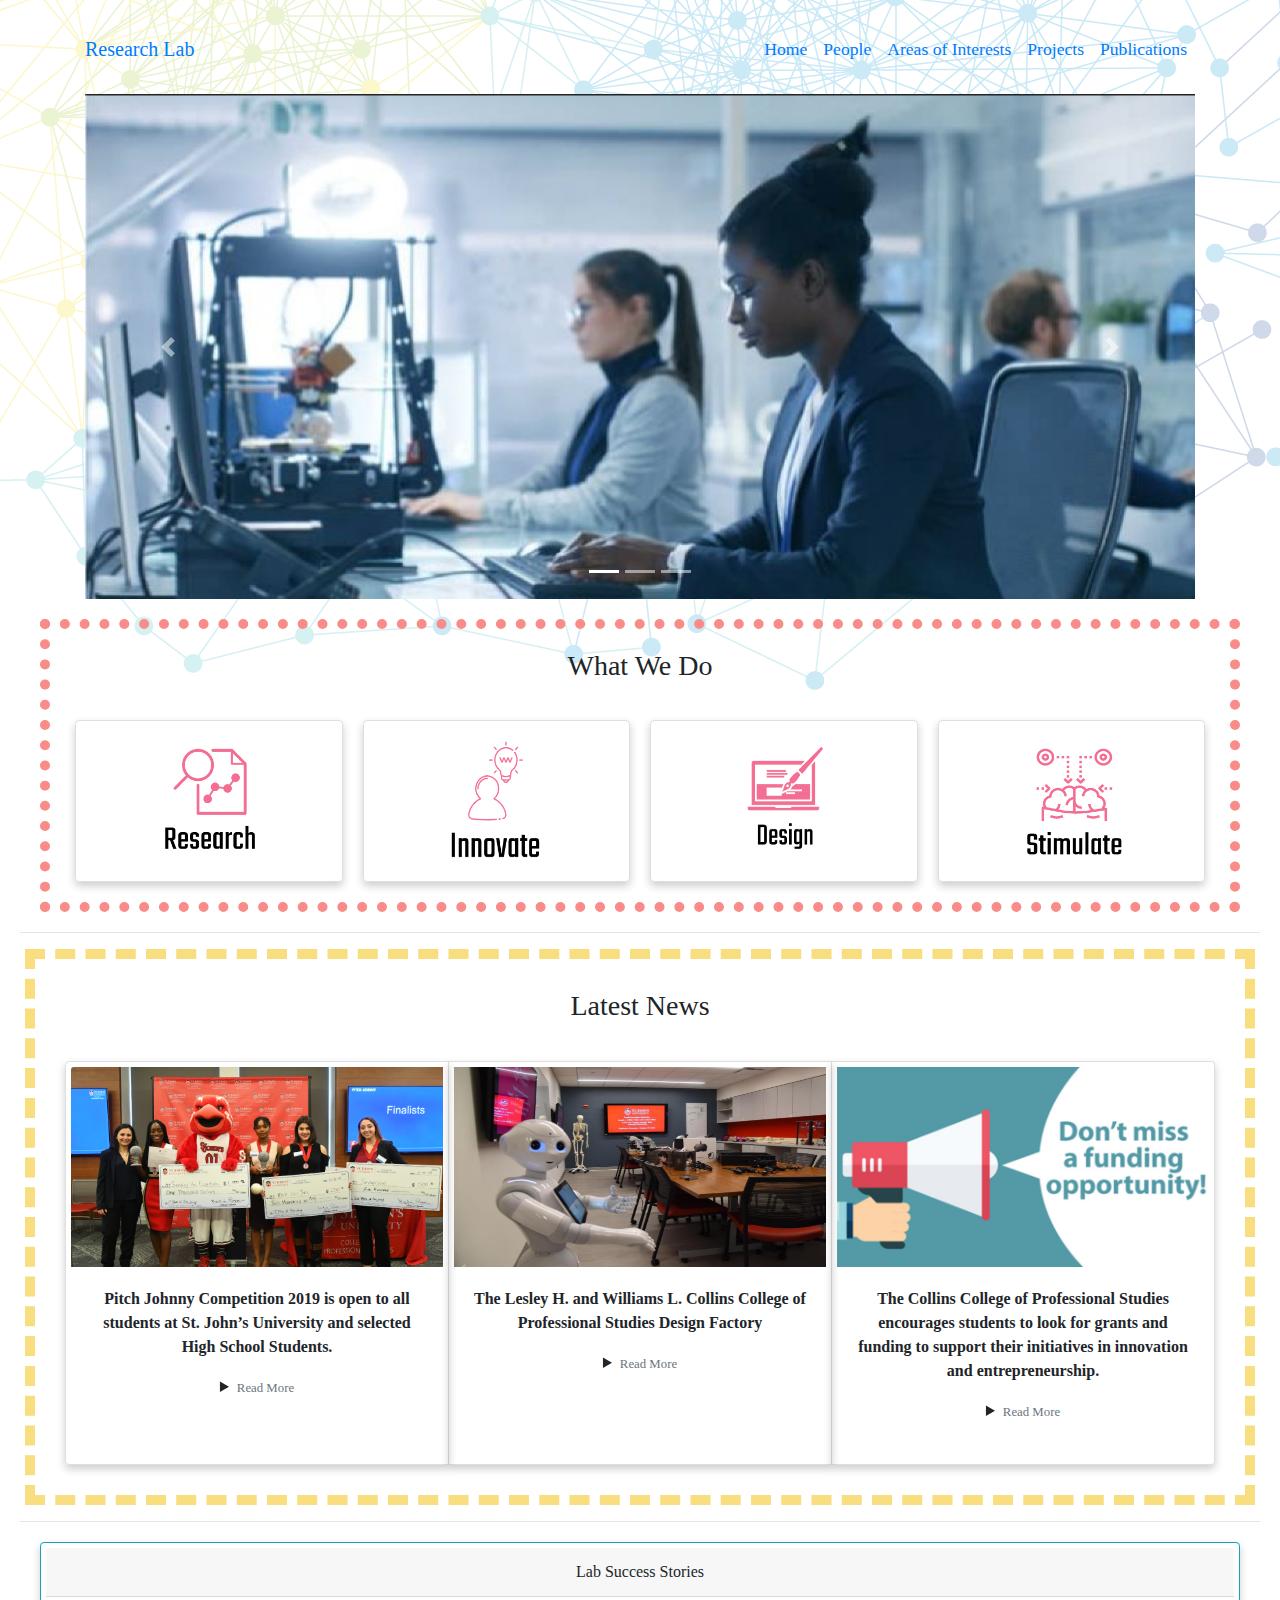
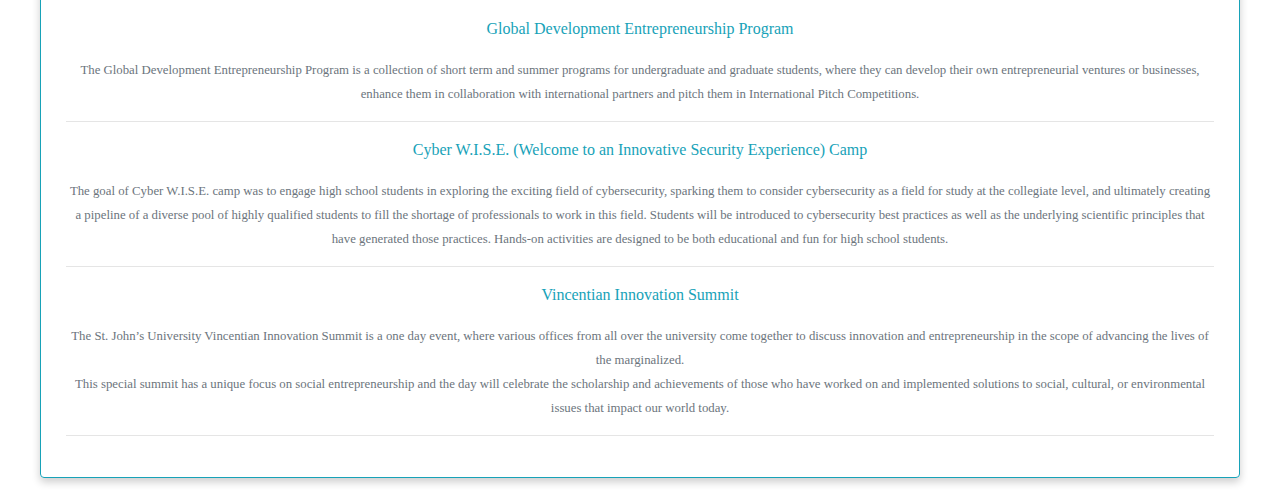
<file: index.html>
<!DOCTYPE html>
<html>
  <head>
    <meta charset="utf-8">
    <meta name="viewport" content="width=device-width, initial-scale=1">
    <link rel="stylesheet" href="https://maxcdn.bootstrapcdn.com/bootstrap/4.3.1/css/bootstrap.min.css">
    <link rel="stylesheet" href="stylesheet.css"/>
    <script src="https://ajax.googleapis.com/ajax/libs/jquery/3.4.1/jquery.min.js"></script>
    <script src="https://cdnjs.cloudflare.com/ajax/libs/popper.js/1.14.7/umd/popper.min.js"></script>
    <script src="https://maxcdn.bootstrapcdn.com/bootstrap/4.3.1/js/bootstrap.min.js"></script>
  </head>

  <body>

    <nav class="navbar navbar-expand-sm">
      <div class="container">
        <a class="navbar-brand" href=index.html>Research Lab</a>
              <ul class="navbar-nav">
                <li class="nav-item active">
                  <a class="nav-link" href="index.html">Home
                    <span class="sr-only">(current)</span>
                  </a>
                </li>
                <li class="nav-item">
                  <a class="nav-link" href="people.html">People</a>
                </li>
                <li class="nav-item">
                  <a class="nav-link" href="interests.html">Areas of Interests</a>
                </li>
                <li class="nav-item">
                  <a class="nav-link" href="projects.html">Projects</a>
                </li>
                  <li class="nav-item">
                    <a class="nav-link" href="publications.html">Publications</a>
                  </li>
              </ul>
        </nav>

<!-- code from w3 and codepen -->
        <div class="container mt-3">
    <div id="myCarousel" class="carousel slide">

      <ul class="carousel-indicators">
        <li class="image1 active"></li>
        <li class="image2"></li>
        <li class="image3"></li>
      </ul>

      <div class="carousel-inner">
        <div class="carousel-item active">
          <img src="images/scientists.png" alt="Computer Scientists" width="100%">
        </div>
        <div class="carousel-item">
          <img src="images/data.jpg" alt="Data" width="100%" >
        </div>
        <div class="carousel-item">
          <img src="images/research_lab.png" alt="Research Lab" width="100%" >
        </div>
      </div>

      <a class="carousel-control-prev" href="#myCarousel">
        <span class="carousel-control-prev-icon"></span>
      </a>
      <a class="carousel-control-next" href="#myCarousel">
        <span class="carousel-control-next-icon"></span>
      </a>
    </div>
    </div>

    <script>
    $(document).ready(function(){
      $("#myCarousel").carousel();

      //Carousel Indicators
      $(".image1").click(function(){
        $("#myCarousel").carousel(0);
      });
      $(".image2").click(function(){
        $("#myCarousel").carousel(1);
      });
      $(".image3").click(function(){
        $("#myCarousel").carousel(2);
      });

      //Carousel Controls
      $(".carousel-control-prev").click(function(){
        $("#myCarousel").carousel("prev");
      });
      $(".carousel-control-next").click(function(){
        $("#myCarousel").carousel("next");
      });
    });
    </script>

        <div class="about">
          <h3>What We Do</h3>
            <div class="row">
              <div class="column">
                <div class="card align-items-center">
                  <img src="images/research.png" alt="Research" width="200" height="150">
                </div>
              </div>

              <div class="column">
                <div class="card align-items-center">
                  <img src="images/innovate.png" alt="Innovate" width="200" height="150">
                </div>
              </div>

              <div class="column">
                <div class="card align-items-center">
                  <img src="images/design.png" alt="Design" width="200" height="150">
                </div>
              </div>

              <div class="column">
                <div class="card align-items-center">
                  <img src="images/stimulate.png" alt="Stimulate" width="200" height="150">
                </div>
              </div>
            </div>
          </div>

      <hr>

        <div class="news">
          <h3>Latest News</h3>
            <div class="card-group">
              <div class="card">
                <img class="card-img-top" src="images/pitch_johnny.png" alt="Pitch Johnny" width="244" height="200">
                  <div class="card-body">
                    <p><strong>Pitch Johnny Competition 2019 is open to all students at St. John’s University
                      and selected High School Students.</strong></p>
                    <p class="card-text"><small class="text-muted"><details><summary>Read More</summary>Do you have an interest in entrepreneurship? Or an
                      innovative idea you want to pitch? What about a problem to solve? Want to
                      hear feedback and network with industry professionals who own and operate
                      businesses? Enter now to gain practice essential to entrepreneurship and
                      pitching innovations, a chance to win a cash prize, scholarship money, and
                      access to our CPS Innovation Lab.<br><a href="https://stjohnsuniversity-xfnnj.formstack.com/forms/pitch_johnny_nov_2019_submission_form_copy">Pitch Here!</a></details></small></p>
                    </div>
                  </div>

              <div class="card">
                <img class="card-img-top" src="images/design_factory2.png" alt="Design Factory" width="244" height="200">
                  <div class="card-body">
                    <p><strong>The Lesley H. and Williams L. Collins College of Professional Studies Design Factory</strong></p>
                      <p class="card-text"><small class="text-muted"><details><summary>Read More</summary>The Design Factory is a new concept based on the Aalto
                        Design Factory. The Design Factory is an interdisciplinary product design and learning
                        center that connects students, faculty, and industry leaders. Our mission is to develop
                        a culture of passion-based learning at St. John’s University that pays special/unique
                        attention to strengthen highly sought professional skills such as problem solving,
                        innovation, and entrepreneurship for our students.<br><a href="https://stjohnsuniversity-xfnnj.formstack.com/forms/design_factory">Join Here!</a></details></small></p>
                      </div>
                    </div>

              <div class="card">
                <img class="card-img-top" src="images/funding.png" alt="Funding" width="244" height="200">
                  <div class="card-body">
                    <p><strong>The Collins College of Professional Studies encourages students to look for grants
                      and funding to support their initiatives in innovation and entrepreneurship.</strong></p>
                    <p class="card-text"><small class="text-muted"><details><summary>Read More</summary>Professor Sumitra
                      Janorkar Shah Memorial Scholarship was established in 2017 in memory of Professor Sumitra Shah,
                      a retired Associate Professor of the Division of Administration and Economics in the College
                      of Professional Studies, to provide financial support to Women/Social Entrepreneurs interested
                      in a research project involving either small organizations (SMEs) that solve social issues,
                      or a woman entrepreneur in developing world who has made a positive social impact.<br><a href="https://stjohnsuniversity-xfnnj.formstack.com/forms/the_professor_sumitra_janorkar_shah_memorial_scholarship_2019">Apply Here!</a></details></small></p>
                  </div>
                </div>
              </div>
          </div>

      <hr>

      <div class="success_container">
        <div class="card border-info mb-3">
          <div class="card-header">
            Lab Success Stories
          </div>

          <div class="card-body text-info">
            <p>Global Development Entrepreneurship Program</p>
            <small class="text-muted">The Global Development Entrepreneurship Program is a
              collection of short term and summer programs for undergraduate and graduate
              students, where they can develop their own entrepreneurial ventures or
              businesses, enhance them in collaboration with international partners
              and pitch them in International Pitch Competitions.</small>
          <hr>

          <p>Cyber W.I.S.E. (Welcome to  an Innovative Security Experience) Camp</p>
          <small class="text-muted">The goal of Cyber W.I.S.E. camp was to engage high school
            students in exploring the exciting field of cybersecurity, sparking them to
            consider cybersecurity as a field for study at the collegiate level,
            and ultimately creating a pipeline of a diverse pool of highly qualified
            students to fill the shortage of professionals to work in this field.
            Students will be introduced to cybersecurity best practices as well as
            the underlying scientific principles that have generated those practices.
            Hands-on activities are designed to be both educational and fun for high
          school students.</small>
        <hr>

        <p>Vincentian Innovation Summit</p>
        <small class="text-muted">The St. John’s University Vincentian Innovation Summit
          is a one day event, where various offices from all over the university come
          together to discuss innovation and entrepreneurship in the scope of advancing
        the lives of the marginalized.<br>
        This special summit has a unique focus on social entrepreneurship and the day
        will celebrate the scholarship and achievements of those who have worked on
        and implemented solutions to social, cultural, or environmental issues that
        impact our world today. </small>
        <hr>
      </div>
    </div>
  </div>

  </body>
</html>
</file>
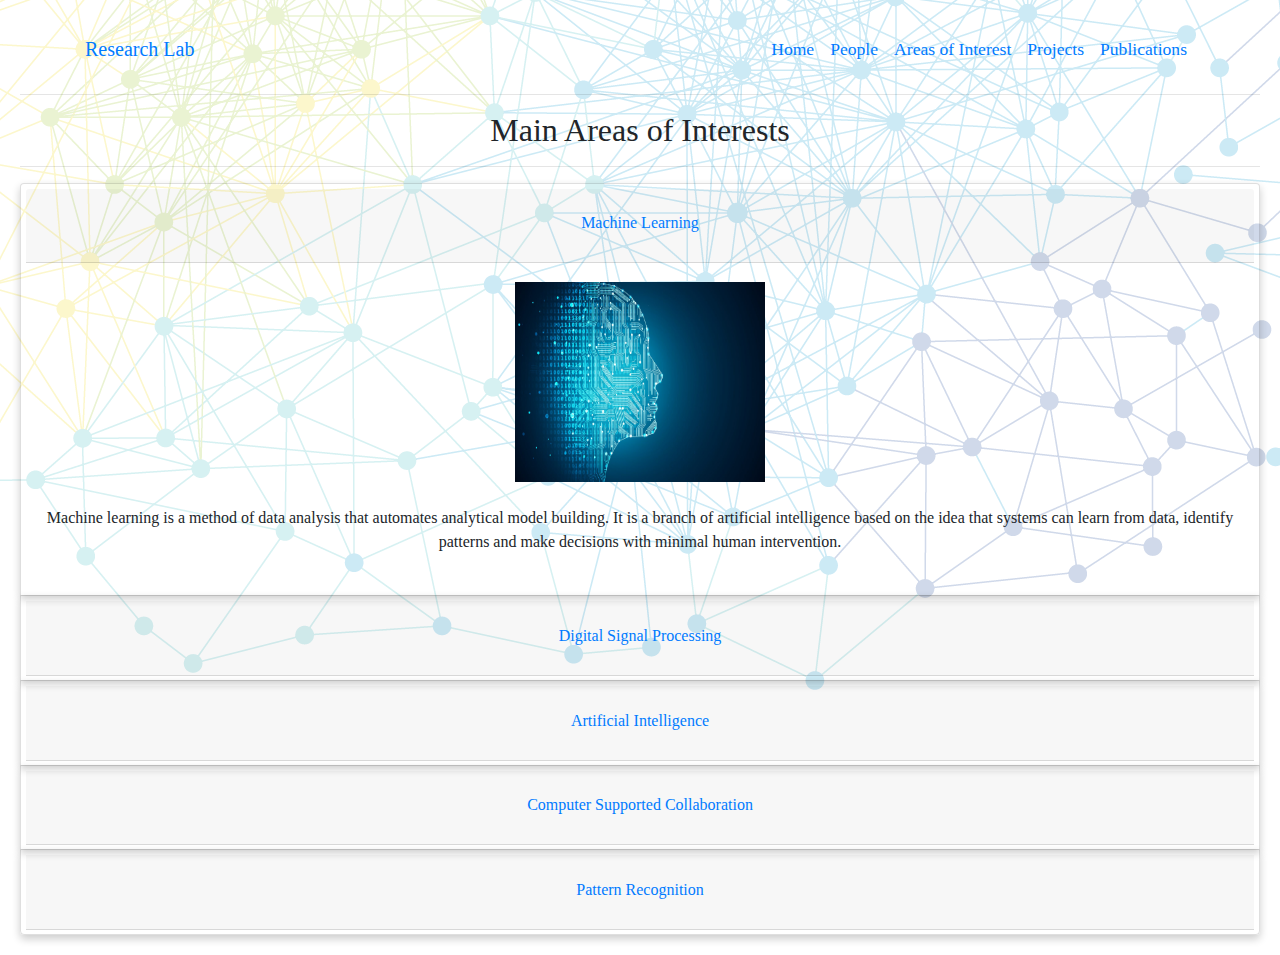
<file: interests.html>
<!DOCTYPE html>
<html>
  <head>
    <meta charset="utf-8">
    <meta name="viewport" content="width=device-width, initial-scale=1">
    <link rel="stylesheet" href="https://maxcdn.bootstrapcdn.com/bootstrap/4.3.1/css/bootstrap.min.css">
    <link rel="stylesheet" href="stylesheet.css"/>
    <script src="https://ajax.googleapis.com/ajax/libs/jquery/3.4.1/jquery.min.js"></script>
    <script src="https://cdnjs.cloudflare.com/ajax/libs/popper.js/1.14.7/umd/popper.min.js"></script>
    <script src="https://maxcdn.bootstrapcdn.com/bootstrap/4.3.1/js/bootstrap.min.js"></script>
  </head>

  <body>

    <nav class="navbar navbar-expand-sm">
      <div class="container">
        <a class="navbar-brand" href="index.html">Research Lab</a>
              <ul class="navbar-nav">
                <li class="nav-item active">
                  <a class="nav-link" href="index.html">Home
                    <span class="sr-only">(current)</span>
                  </a>
                </li>
                <li class="nav-item">
                  <a class="nav-link" href="people.html">People</a>
                </li>
                <li class="nav-item">
                  <a class="nav-link" href="interests.html">Areas of Interest</a>
                </li>
                <li class="nav-item">
                  <a class="nav-link" href="projects.html">Projects</a>
                </li>
                  <li class="nav-item">
                    <a class="nav-link" href="publications.html">Publications</a>
                  </li>
              </ul>
        </nav>

        <hr>
        <h2>Main Areas of Interests</h2>
        <hr>

        <div class="accordion" id="accordionExample">
          <div class="card">
            <div class="card-header" >
              <h2>
                <button class="btn btn-link collapsed" type="button" data-toggle="collapse" data-target="#One" aria-expanded="true" aria-controls="One">
                  Machine Learning
                </button>
              </h2>
            </div>
            <div id="One" class="collapse show" data-parent="#accordionExample">
              <div class="card-body">
                <img class="" src="images/machine_learning.jpg" width="250" height="200">
                <br>
                <br>
              <p>  Machine learning is a method of data analysis that automates
                analytical model building. It is a branch of artificial intelligence
                 based on the idea that systems can learn from data, identify patterns
                 and make decisions with minimal human intervention.</p>
              </div>
            </div>
          </div>
          <div class="card">
            <div class="card-header">
              <h2>
                <button class="btn btn-link collapsed" type="button" data-toggle="collapse" data-target="#Two" aria-expanded="false" aria-controls="Two">
                  Digital Signal Processing
                </button>
              </h2>
            </div>
            <div id="Two" class="collapse" data-parent="#accordionExample">
              <div class="card-body">
                <img class="" src="images/digital.png" width="250" height="200">
                <br>
                <br>
              <p>Digital signal processing (DSP) is the use of digital processing,
                such as by computers or more specialized digital signal processors,
                to perform a wide variety of signal processing operations. Signal
                 processing methods are needed to automate signal analysis and interpret
                 the signal phenomena.</p>
              </div>
            </div>
          </div>
          <div class="card">
            <div class="card-header" >
              <h2>
              <button class="btn btn-link collapsed" type="button" data-toggle="collapse" data-target="#Three" aria-expanded="false" aria-controls="Three">
                  Artificial Intelligence
                </button>
              </h2>
            </div>
            <div id="Three" class="collapse" data-parent="#accordionExample">
              <div class="card-body">
                <img class="" src="images/ai.png" width="250" height="200">
                <br>
                <br>
              <p>The theory and development of computer systems able to perform
                tasks that normally require human intelligence, such as visual
                perception, speech recognition, decision-making, and translation
                between languages.</p>
              </div>
            </div>
          </div>
          <div class="card">
            <div class="card-header">
              <h2>
                <button class="btn btn-link collapsed" type="button" data-toggle="collapse" data-target="#Four" aria-expanded="false" aria-controls="Four">
                  Computer Supported Collaboration
                </button>
              </h2>
            </div>
            <div id="Four" class="collapse" data-parent="#accordionExample">
              <div class="card-body">
                <img class="" src="images/computer_support.png" width="250" height="200">
                <br>
                <br>
              <p>Computer-supported collaboration (CSC) research focuses on technology
                 that affects groups, organizations, communities and societies, e.g.,
                 voice mail and text chat. It grew from cooperative work study of supporting
                 people's work activities and working relationships.</p>
              </div>
            </div>
          </div>
          <div class="card">
            <div class="card-header">
              <h2>
                <button class="btn btn-link collapsed" type="button" data-toggle="collapse" data-target="#Five" aria-expanded="false" aria-controls="Five">
                  Pattern Recognition
                </button>
              </h2>
            </div>
            <div id="Five" class="collapse" data-parent="#accordionExample">
              <div class="card-body">
                <img class="" src="images/pattern.png" width="400" height="200">
                <br>
                <br>
              <p>Pattern recognition is the automated recognition of patterns and
                regularities in data. Pattern recognition is closely related to artificial
                intelligence and machine learning, together with applications such as data
                mining and knowledge discovery in databases.)</p>
              </div>
            </div>
          </div>
        </div>

    </body>
    </html>
</file>
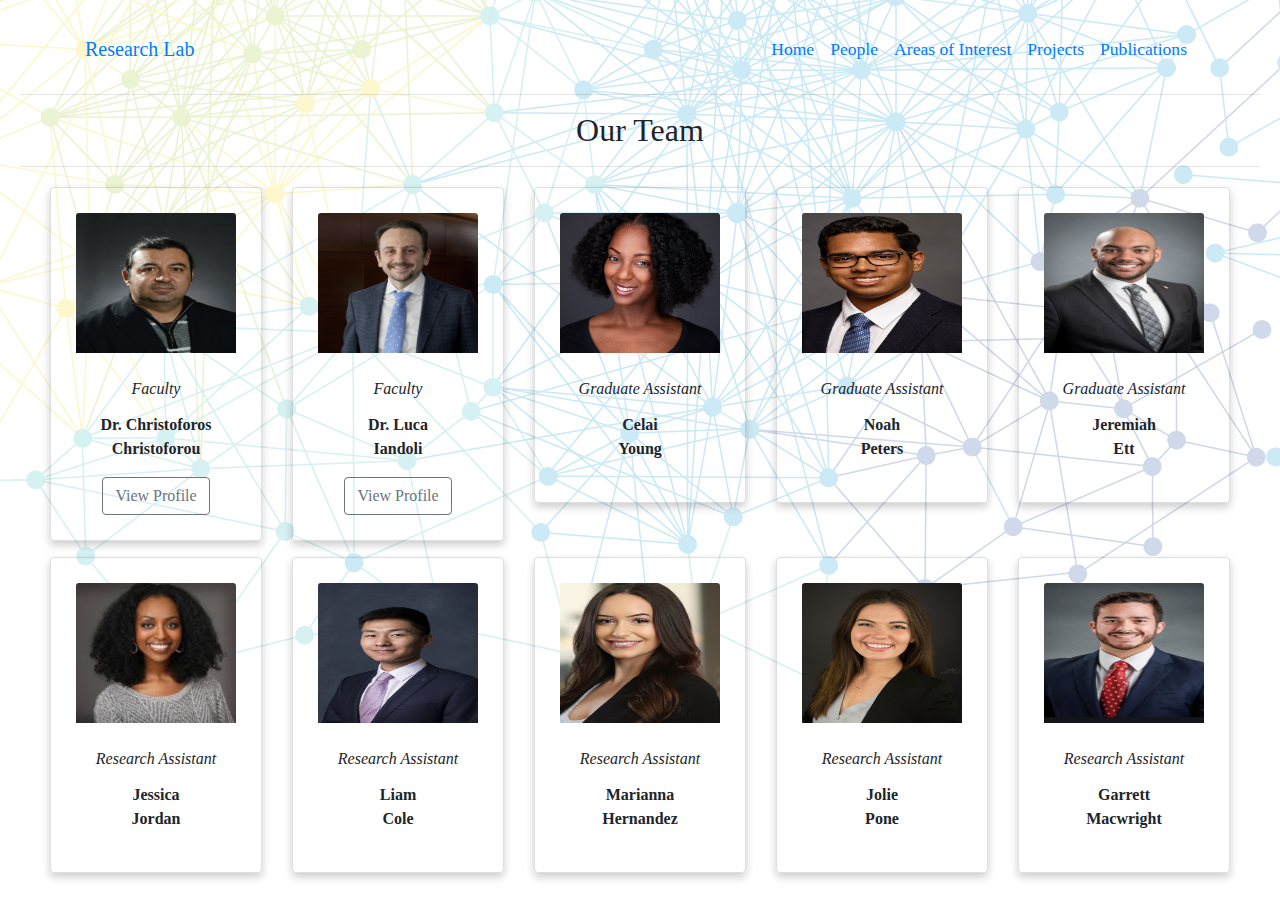
<file: people.html>
<!DOCTYPE html>
<html>
  <head>
    <meta charset="utf-8">
    <meta name="viewport" content="width=device-width, initial-scale=1">
    <link rel="stylesheet" href="https://maxcdn.bootstrapcdn.com/bootstrap/4.3.1/css/bootstrap.min.css">
    <link rel="stylesheet" href="stylesheet.css"/>
    <script src="https://ajax.googleapis.com/ajax/libs/jquery/3.4.1/jquery.min.js"></script>
    <script src="https://cdnjs.cloudflare.com/ajax/libs/popper.js/1.14.7/umd/popper.min.js"></script>
    <script src="https://maxcdn.bootstrapcdn.com/bootstrap/4.3.1/js/bootstrap.min.js"></script>
  </head>

  <body>

    <nav class="navbar navbar-expand-sm">
      <div class="container">
        <a class="navbar-brand" href=index.html>Research Lab</a>
              <ul class="navbar-nav">
                <li class="nav-item active">
                  <a class="nav-link" href="index.html">Home
                    <span class="sr-only">(current)</span>
                  </a>
                </li>
                <li class="nav-item">
                  <a class="nav-link" href="people.html">People</a>
                </li>
                <li class="nav-item">
                  <a class="nav-link" href="interests.html">Areas of Interest</a>
                </li>
                <li class="nav-item">
                  <a class="nav-link" href="projects.html">Projects</a>
                </li>
                  <li class="nav-item">
                    <a class="nav-link" href="publications.html">Publications</a>
                  </li>
              </ul>
        </nav>

<div id="team">
  <hr>
    <h2>Our Team</h2>
  <hr>
  <div id="team">

      <div class="faculty">
            <div class="row">
                    <div class="col">
                        <div class="card">
                            <div class="card-body">
                              <img class="card-img-top" src="images/faculty_cc.png" alt="Profile Picture" width="80" height="140">
                                <br>
                                <br>
                                <p class="card-title"><i>Faculty</i></p>
                                <p><strong>Dr. Christoforos<br>Christoforou</strong></p>
                                <a href="profile_one.html" class="btn btn-outline-secondary">View Profile</a>
                            </div>
                        </div>
                    </div>
                    <div class="col">
                        <div class="card">
                            <div class="card-body">
                                <img class="card-img-top" src="images/faculty_li.png" alt="Profile Picture" width="80" height="140">
                                <br>
                                <br>
                                <p class="card-title"><i>Faculty</i></h3>
                                <p><strong>Dr. Luca<br>Iandoli</strong></p>
                                <a href="profile_two.html" class="btn btn-outline-secondary">View Profile</a>
                            </div>
                        </div>
                    </div>
                    <div class="col">
                        <div class="card">
                            <div class="card-body">
                              <img class="card-img-top" src="images/ga.png" alt="Profile Picture" width="80" height="140">
                              <br>
                              <br>
                              <p class="card-title"><i>Graduate Assistant</i></h3>
                              <p><strong>Celai<br>Young</strong></p>
                            </div>
                        </div>
                    </div>
                    <div class="col">
                        <div class="card">
                            <div class="card-body">
                              <img class="card-img-top" src="images/ga2.png" alt="Avatar" width="80" height="140">
                              <br>
                              <br>
                              <p class="card-title"><i>Graduate Assistant</i></h3>
                              <p><strong>Noah<br>Peters</strong></p>
                            </div>
                        </div>
                    </div>
                    <div class="col">
                        <div class="card">
                          <div class="card-body">
                            <img class="card-img-top" src="images/ga3.png" alt="Avatar" width="80" height="140">
                            <br>
                            <br>
                            <p class="card-title"><i>Graduate Assistant</i></h3>
                            <p><strong>Jeremiah<br>Ett</strong></p>
                            </div>
                        </div>
                    </div>
                    <!-- break -->
                    <div class="col-12 p-2"></div>
                    <!-- row 2 -->
                    <div class="col">
                        <div class="card">
                            <div class="card-body">
                                <img class="card-img-top" src="images/ra.png" alt="Avatar" width="80" height="140">
                                <br>
                                <br>
                                <p class="card-title"><i>Research Assistant</i></p>
                                <p><strong>Jessica<br>Jordan</strong></p>
                            </div>
                        </div>
                    </div>
                    <div class="col">
                        <div class="card">
                          <div class="card-body">
                              <img class="card-img-top" src="images/ra2.png" alt="Avatar" width="80" height="140">
                              <br>
                              <br>
                              <p class="card-title"><i>Research Assistant</i></p>
                              <p><strong>Liam<br>Cole</strong></p>
                          </div>
                        </div>
                    </div>
                    <div class="col">
                        <div class="card">
                          <div class="card-body">
                            <img class="card-img-top" src="images/ra3.png" alt="Avatar" width="80" height="140">
                            <br>
                            <br>
                            <p class="card-title"><i>Research Assistant</i></p>
                            <p><strong>Marianna<br>Hernandez</strong></p>
                          </div>
                        </div>
                    </div>
                    <div class="col">
                      <div class="card">
                        <div class="card-body">
                            <img class="card-img-top" src="images/ra4.png" alt="Avatar" width="80" height="140">
                            <br>
                            <br>
                            <p class="card-title"><i>Research Assistant</i></p>
                            <p><strong>Jolie<br>Pone</strong></p>
                        </div>
                      </div>
                    </div>
                  <div class="col">
                    <div class="card">
                      <div class="card-body">
                        <img class="card-img-top" src="images/ra5.png" alt="Avatar" width="80" height="140">
                        <br>
                        <br>
                        <p class="card-title"><i>Research Assistant</i></p>
                        <p><strong>Garrett<br>Macwright</strong></p>
                      </div>
                    </div>
                  </div>
                </div>
            </div>
  </body>
</html>
</file>
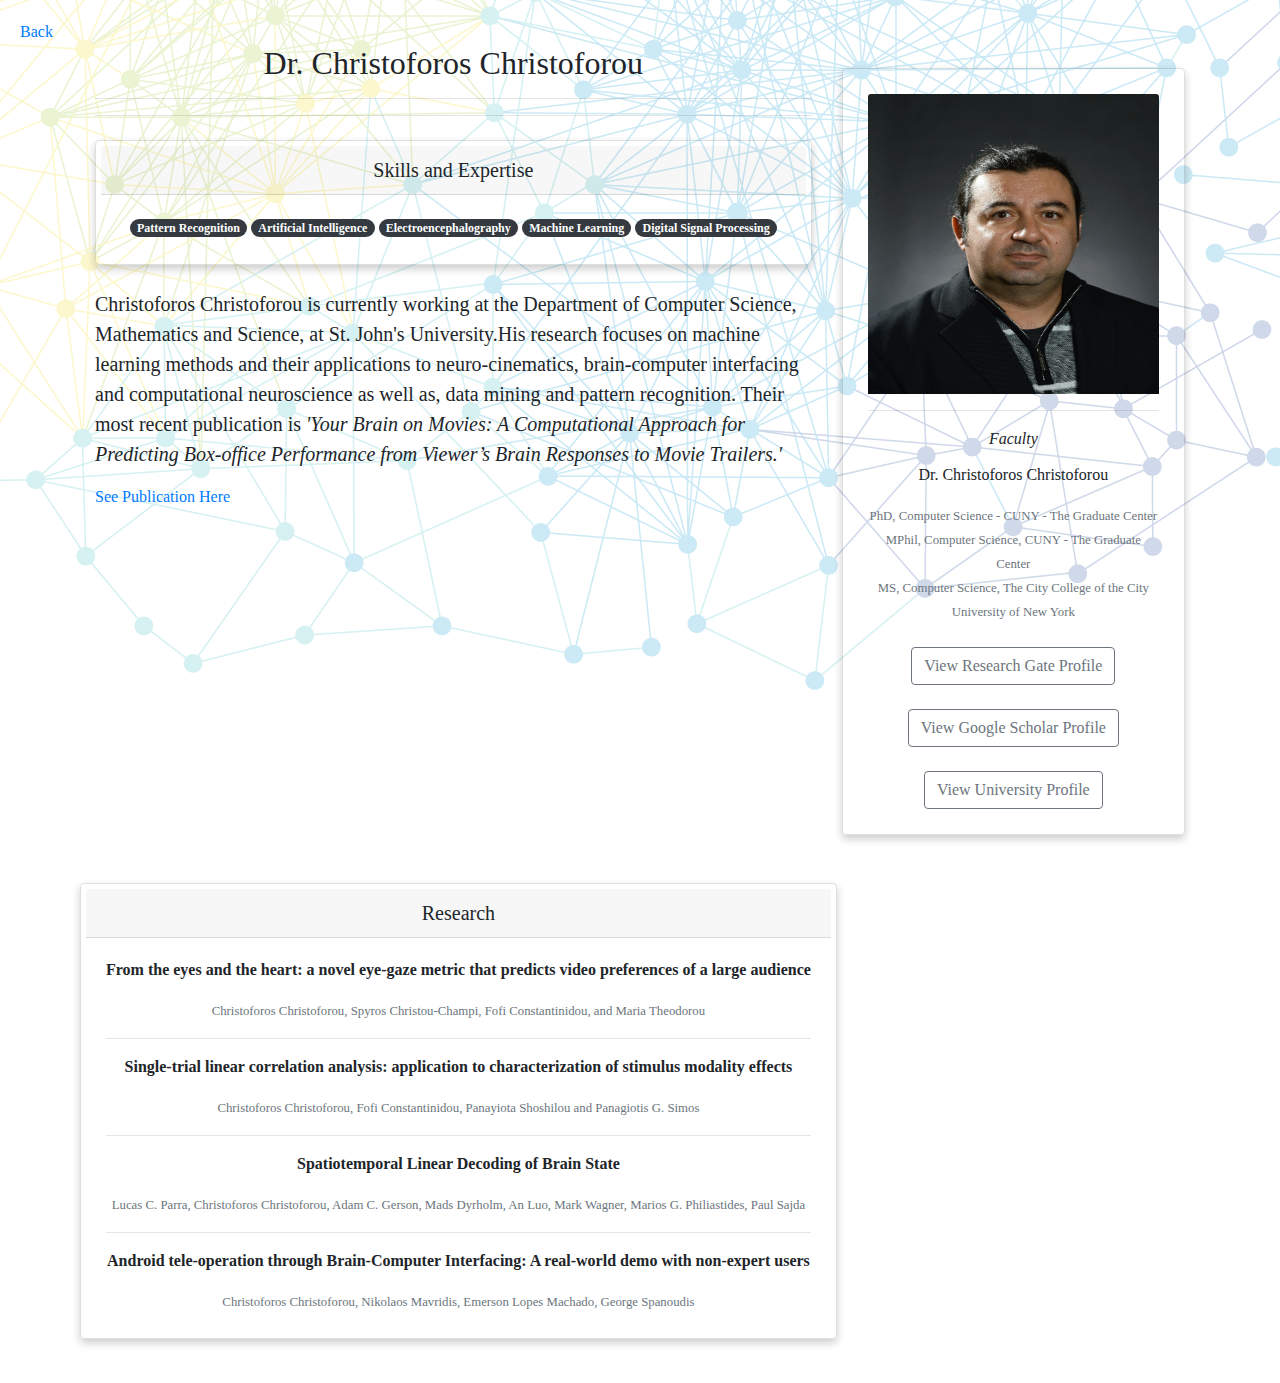
<file: profile_one.html>
<!DOCTYPE html>
<html>
  <head>
    <meta charset="utf-8">
    <meta name="viewport" content="width=device-width, initial-scale=1">
    <link rel="stylesheet" href="https://maxcdn.bootstrapcdn.com/bootstrap/4.3.1/css/bootstrap.min.css">
    <link rel="stylesheet" href="stylesheet.css"/>
    <script src="https://ajax.googleapis.com/ajax/libs/jquery/3.4.1/jquery.min.js"></script>
    <script src="https://cdnjs.cloudflare.com/ajax/libs/popper.js/1.14.7/umd/popper.min.js"></script>
    <script src="https://maxcdn.bootstrapcdn.com/bootstrap/4.3.1/js/bootstrap.min.js"></script>
  </head>

  <body>

  <a class="back" href="people.html">Back</a>

   <div class="container">
    <div class="row">
      <div class="col-lg-8">
        <h2>Dr. Christoforos Christoforou</h2>
          <hr>
          <hr>
        <div class="card my-4">
          <h5 class="card-header">Skills and Expertise</h5>
          <div class="card-body">
            <span class="badge badge-pill badge-dark">Pattern Recognition</span>
            <span class="badge badge-pill badge-dark">Artificial Intelligence</span>
            <span class="badge badge-pill badge-dark">Electroencephalography</span>
            <span class="badge badge-pill badge-dark">Machine Learning</span>
            <span class="badge badge-pill badge-dark">Digital Signal Processing</span>
          </div>
        </div>

      <div>
        <p class="lead">Christoforos Christoforou is currently working at the Department of Computer Science,
          Mathematics and Science, at St. John's University.His research focuses on machine learning methods and
          their applications to neuro-cinematics, brain-computer interfacing and computational neuroscience
          as well as, data mining and pattern recognition. Their most recent publication is <i>'Your Brain on Movies: A
          Computational Approach for Predicting Box-office Performance from Viewer’s Brain Responses to Movie Trailers.'</i></p>
          <a href="https://www.frontiersin.org/articles/10.3389/fninf.2017.00072/full">See Publication Here</a>
      </div>
    </div>

      <div class="col-md-4">
        <div class="card my-4">
          <div class="card-body">
            <img class="card-img-top" src="images/faculty_cc.png" alt="Profile Picture" width="80" height="300">
              <br>
                <hr>
                <p class="card-title"><i>Faculty</i></p>
                <p>Dr. Christoforos Christoforou</p>
                <small class="text-muted">PhD, Computer Science - CUNY - The Graduate Center<br>
                  MPhil, Computer Science, CUNY - The Graduate Center<br>
                  MS, Computer Science, The City College of the City University of New York<br><br></small>
                <a href="https://www.researchgate.net/profile/Christoforos_Christoforou" class="btn btn-outline-secondary">View Research Gate Profile</a>
                  <br>
                  <br>
                <a href="https://scholar.google.com/citations?user=0PkTM-MAAAAJ&hl=en" class="btn btn-outline-secondary">View Google Scholar Profile</a>
                  <br>
                  <br>
                <a href="https://www.stjohns.edu/academics/faculty/christoforos-christoforou" class="btn btn-outline-secondary">View University Profile</a>
          </div>
        </div>
      </div>


        <div class="card my-4">
          <h5 class="card-header">Research </h5>
            <div class="card-body">
              <p><strong>From the eyes and the heart: a novel eye-gaze metric that predicts video preferences of a large audience</strong></p>
              <small class="text-muted">Christoforos Christoforou, Spyros Christou-Champi, Fofi Constantinidou, and Maria Theodorou</small>
                <hr>
              <p><strong>Single-trial linear correlation analysis: application to characterization of stimulus modality effects</strong></p>
              <small class="text-muted">Christoforos Christoforou, Fofi Constantinidou, Panayiota Shoshilou and Panagiotis G. Simos</small>
                <hr>
              <p><strong>Spatiotemporal Linear Decoding of Brain State</strong></p>
              <small class="text-muted">Lucas C. Parra, Christoforos Christoforou, Adam C. Gerson, Mads Dyrholm, An Luo, Mark Wagner, Marios G. Philiastides, Paul Sajda</small>
                <hr>
              <p><strong>Android tele-operation through Brain-Computer Interfacing: A real-world demo with non-expert users</strong></p>
              <small class="text-muted">Christoforos Christoforou, Nikolaos Mavridis, Emerson Lopes Machado, George Spanoudis</small>
            </div>
        </div>
    </div>

  </body>
</html>
</file>
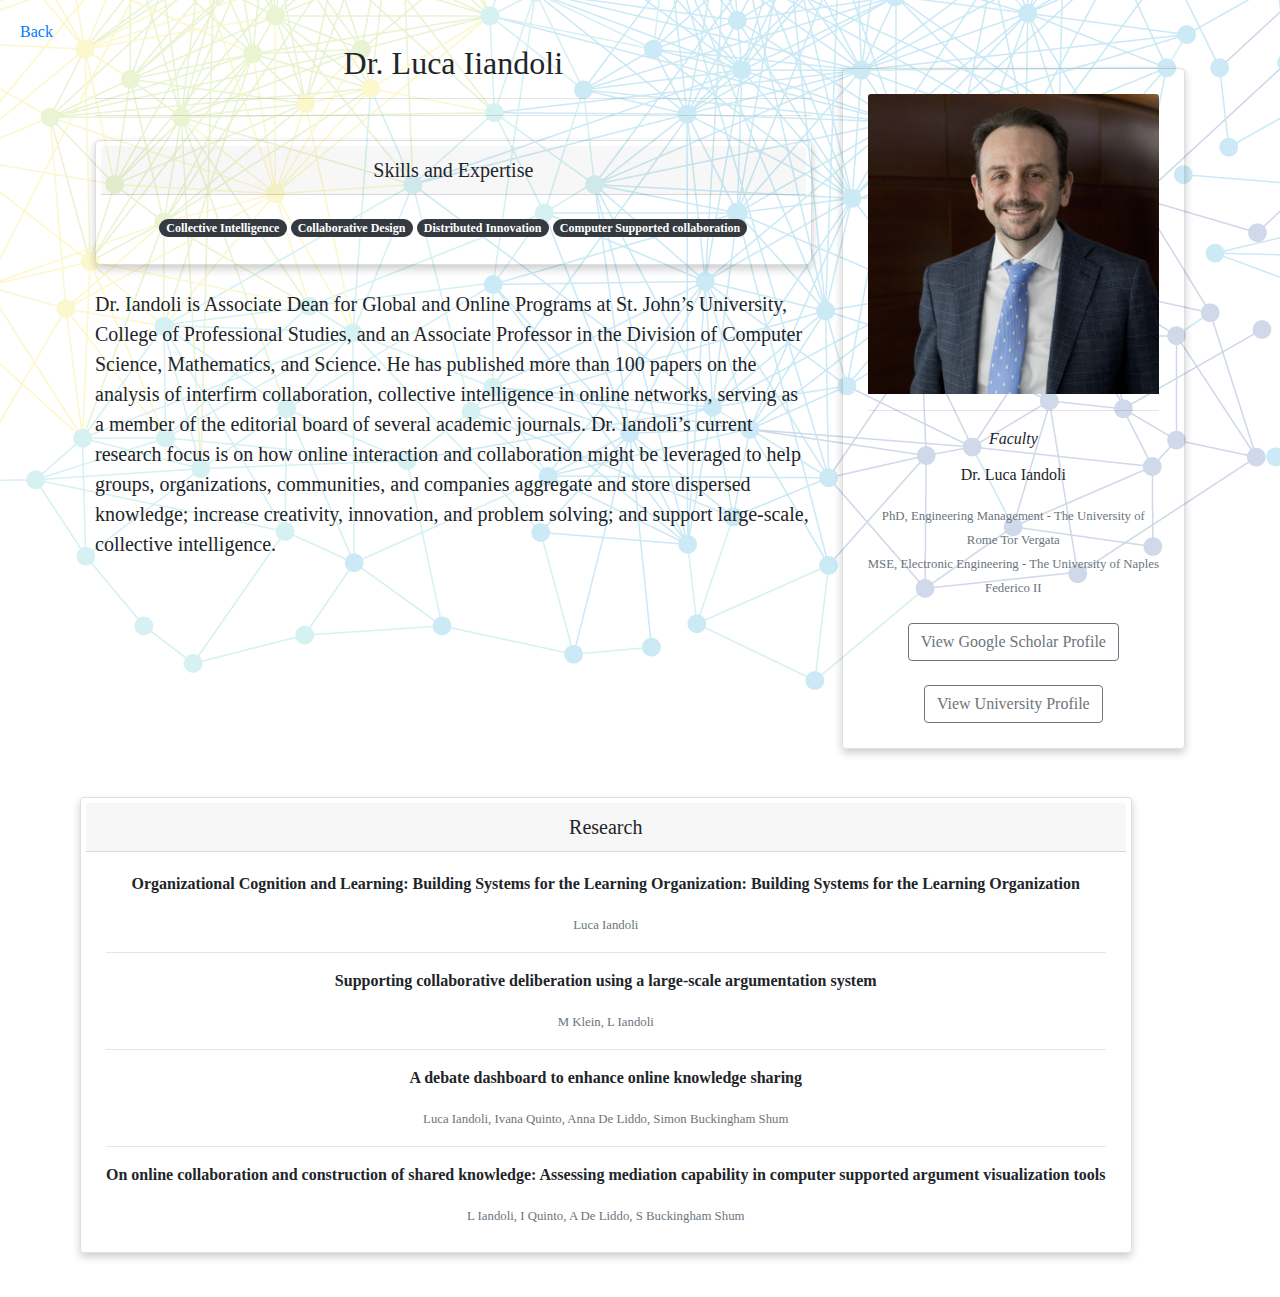
<file: profile_two.html>
<!DOCTYPE html>
<html>
  <head>
    <meta charset="utf-8">
    <meta name="viewport" content="width=device-width, initial-scale=1">
    <link rel="stylesheet" href="https://maxcdn.bootstrapcdn.com/bootstrap/4.3.1/css/bootstrap.min.css">
    <link rel="stylesheet" href="stylesheet.css"/>
    <script src="https://ajax.googleapis.com/ajax/libs/jquery/3.4.1/jquery.min.js"></script>
    <script src="https://cdnjs.cloudflare.com/ajax/libs/popper.js/1.14.7/umd/popper.min.js"></script>
    <script src="https://maxcdn.bootstrapcdn.com/bootstrap/4.3.1/js/bootstrap.min.js"></script>
  </head>

  <body>

  <a class="back" href="people.html">Back</a>

   <div class="container">
    <div class="row">
      <div class="col-lg-8">
        <h2>Dr. Luca Iiandoli</h2>
          <hr>
          <hr>
        <div class="card my-4">
          <h5 class="card-header">Skills and Expertise</h5>
          <div class="card-body">
            <span class="badge badge-pill badge-dark">Collective Intelligence</span>
            <span class="badge badge-pill badge-dark">Collaborative Design</span>
            <span class="badge badge-pill badge-dark">Distributed Innovation</span>
            <span class="badge badge-pill badge-dark">Computer Supported collaboration</span>
          </div>
        </div>

      <div>
        <p class="lead">Dr. Iandoli is Associate Dean for Global and Online Programs at
           St. John’s University, College of Professional Studies, and an Associate
           Professor in the Division of Computer Science, Mathematics, and Science. He has
            published more than 100 papers on the analysis of interfirm collaboration,
            collective intelligence in online networks, serving as a member of the editorial
            board of several academic journals. Dr. Iandoli’s current research focus is on
            how online interaction and collaboration might be leveraged to help groups,
            organizations, communities, and companies aggregate and store dispersed
            knowledge; increase creativity, innovation, and problem solving; and support
             large-scale, collective intelligence.</p>
      </div>
    </div>

      <div class="col-md-4">
        <div class="card my-4">
          <div class="card-body">
            <img class="card-img-top" src="images/faculty_li.png" alt="Profile Picture" width="80" height="300">
              <br>
                <hr>
                <p class="card-title"><i>Faculty</i></p>
                <p>Dr. Luca Iandoli</p>
                <small class="text-muted">PhD, Engineering Management - The University of Rome Tor Vergata<br>
                  MSE, Electronic Engineering - The University of Naples Federico II<br><br></small>
                <a href="https://scholar.google.com/citations?user=wmt2NZEAAAAJ&hl=th" class="btn btn-outline-secondary">View Google Scholar Profile</a>
                  <br>
                  <br>
                <a href="https://www.stjohns.edu/academics/faculty/luca-iandoli" class="btn btn-outline-secondary">View University Profile</a>
          </div>
        </div>
      </div>


        <div class="card my-4">
          <h5 class="card-header">Research </h5>
            <div class="card-body">
              <p><strong>Organizational Cognition and Learning: Building Systems for the Learning Organization: Building Systems for the Learning Organization</strong></p>
              <small class="text-muted">Luca Iandoli</small>
                <hr>
              <p><strong>Supporting collaborative deliberation using a large-scale argumentation system</strong></p>
              <small class="text-muted">M Klein, L Iandoli</small>
                <hr>
              <p><strong>A debate dashboard to enhance online knowledge sharing</strong></p>
              <small class="text-muted">Luca Iandoli, Ivana Quinto, Anna De Liddo, Simon Buckingham Shum</small>
                <hr>
                <p><strong>On online collaboration and construction of shared knowledge: Assessing mediation capability in computer supported argument visualization tools</strong></p>
                <small class="text-muted">L Iandoli, I Quinto, A De Liddo, S Buckingham Shum</small>
            </div>
        </div>
        <hr>
      </div>
    </div>

  </body>
</html>
</file>
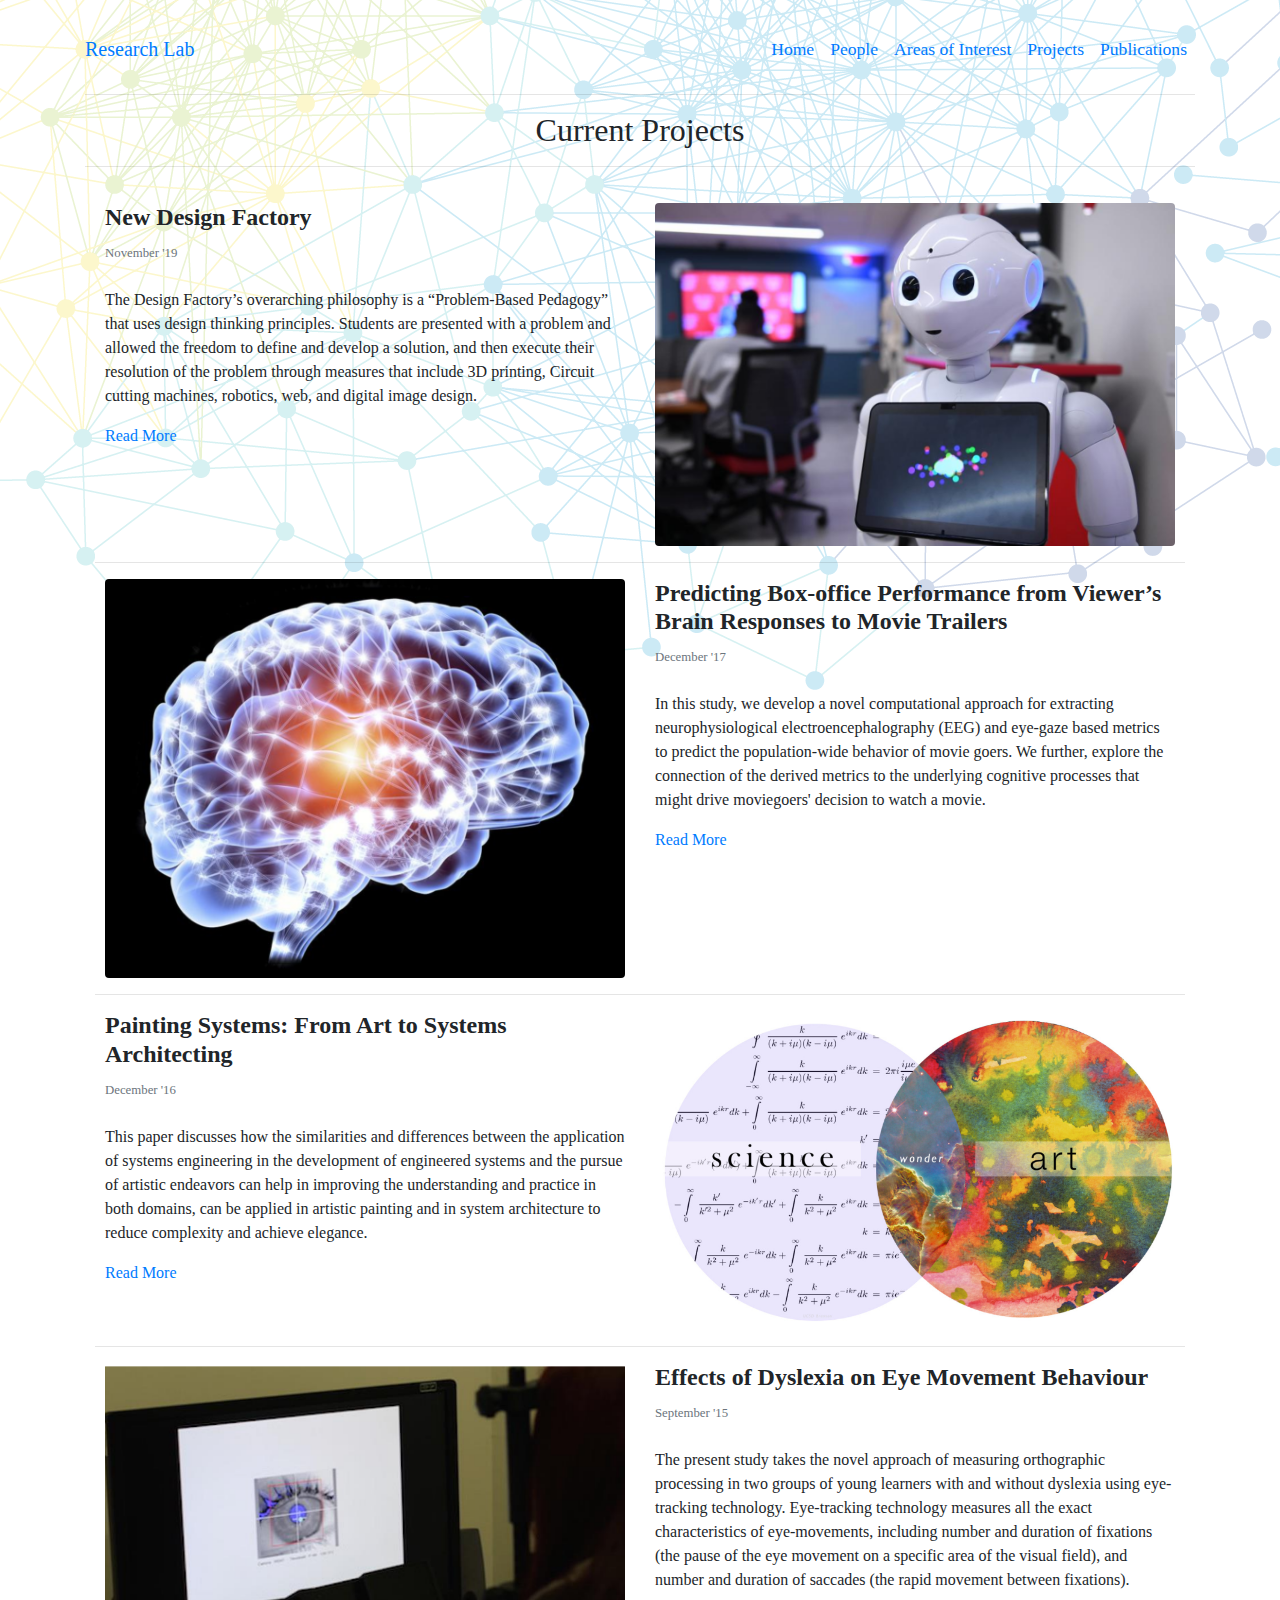
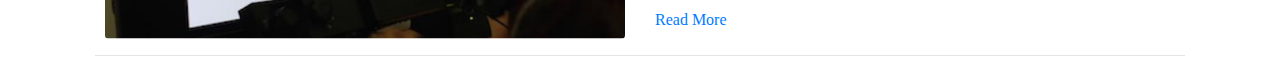
<file: projects.html>
<!DOCTYPE html>
<html>
  <head>
    <meta charset="utf-8">
    <meta name="viewport" content="width=device-width, initial-scale=1">
    <link rel="stylesheet" href="https://maxcdn.bootstrapcdn.com/bootstrap/4.3.1/css/bootstrap.min.css">
    <link rel="stylesheet" href="stylesheet.css"/>
    <script src="https://ajax.googleapis.com/ajax/libs/jquery/3.4.1/jquery.min.js"></script>
    <script src="https://cdnjs.cloudflare.com/ajax/libs/popper.js/1.14.7/umd/popper.min.js"></script>
    <script src="https://maxcdn.bootstrapcdn.com/bootstrap/4.3.1/js/bootstrap.min.js"></script>
  </head>

  <body>

    <nav class="navbar navbar-expand-sm">
      <div class="container">
        <a class="navbar-brand" href=index.html>Research Lab</a>
              <ul class="navbar-nav">
                <li class="nav-item active">
                  <a class="nav-link" href="index.html">Home
                    <span class="sr-only">(current)</span>
                  </a>
                </li>
                <li class="nav-item">
                  <a class="nav-link" href="people.html">People</a>
                </li>
                <li class="nav-item">
                  <a class="nav-link" href="interests.html">Areas of Interest</a>
                </li>
                <li class="nav-item">
                  <a class="nav-link" href="projects.html">Projects</a>
                </li>
                  <li class="nav-item">
                    <a class="nav-link" href="publications.html">Publications</a>
                  </li>
              </ul>
        </nav>

    <div class = "projects">
      <div class="container">
<hr>
<h2>Current Projects</h2>
<hr>

<div class="projectsContainer">
  <div class="row">
     <div class="col-lg-6">
       <h4><strong>New Design Factory</strong></h4>
       <small class="text-muted">November '19</small>
       <br>
       <br>
       <p>The Design Factory’s overarching philosophy is a “Problem-Based Pedagogy” that uses design thinking principles.
         Students are presented with a problem and allowed the freedom to define and develop a solution,
         and then execute their resolution of the problem through measures that include 3D printing, Circuit cutting machines,
         robotics, web, and digital image design.
       </p>
       <a href="https://www.stjohns.edu/about/news/2019-11-05/new-design-factory-open-innovation">Read More</a>
     </div>

     <div class="col-lg-6">
       <img class="img-fluid rounded" src="images/design_factory.png" alt="Design Factory">
     </div>
   </div>
   <hr>

   <div class="row">
     <div class="col-lg-6">
       <img class="img-fluid rounded" src="images/brain.png" alt="Brain on Movies">
     </div>
      <div class="col-lg-6">
        <h4><strong>Predicting Box-office Performance from Viewer’s Brain Responses to Movie Trailers</strong></h4>
        <small class="text-muted">December '17</small>
        <br>
        <br>
        <p>In this study, we develop a novel computational approach for extracting
          neurophysiological electroencephalography (EEG) and eye-gaze based metrics
          to predict the population-wide behavior of movie goers. We further, explore
          the connection of the derived metrics to the underlying cognitive processes
          that might drive moviegoers' decision to watch a movie.</p>
        <a href="https://www.frontiersin.org/articles/10.3389/fninf.2017.00072/full">Read More</a>
      </div>
    </div>
    <hr>
    <div class="row">
       <div class="col-lg-6">
         <h4><strong>Painting Systems: From Art to Systems Architecting</strong></h4>

         <small class="text-muted">December '16</small>
         <br>
         <br>
         <p>This paper discusses how the similarities and differences between the
         application of systems engineering in the development of engineered systems
         and the pursue of artistic endeavors can help in improving the understanding and
         practice in both domains, can be applied in artistic painting and in system architecture
         to reduce complexity and achieve elegance.</p>
         <a href="https://www.frontiersin.org/articles/10.3389/fninf.2017.00072/full">Read More</a>
       </div>
       <div class="col-lg-6">
         <img class="img-fluid rounded" src="images/science_art.png" alt="Eye Movement">
       </div>
     </div>
     <hr>
     <div class="row">
       <div class="col-lg-6">
         <img class="img-fluid rounded" src="images/eye_movement.png" alt="Brain on Movies">
       </div>
        <div class="col-lg-6">
          <h4><strong>Effects of Dyslexia on Eye Movement Behaviour</strong></h4>
          <small class="text-muted">September '15</small>
          <br>
          <br>
          <p>The present study takes the novel approach of measuring
            orthographic processing in two groups of young learners with and
            without dyslexia using eye-tracking technology. Eye-tracking
            technology measures all the exact characteristics of eye-movements,
            including number and duration of fixations (the pause of the eye
            movement on a specific area of the visual field), and number and
            duration of saccades (the rapid movement between fixations).</p>
            <a href="https://www.researchgate.net/profile/Christoforos_Christoforou/publication/281967020_Effects_of_dyslexia_on_eye_movement_behaviour/links/55ffd26d08aec948c4f9bb3e/Effects-of-dyslexia-on-eye-movement-behaviour.pdf">Read More</a>
           </div>

      </div>
      <hr>
</body>
</html>
</file>
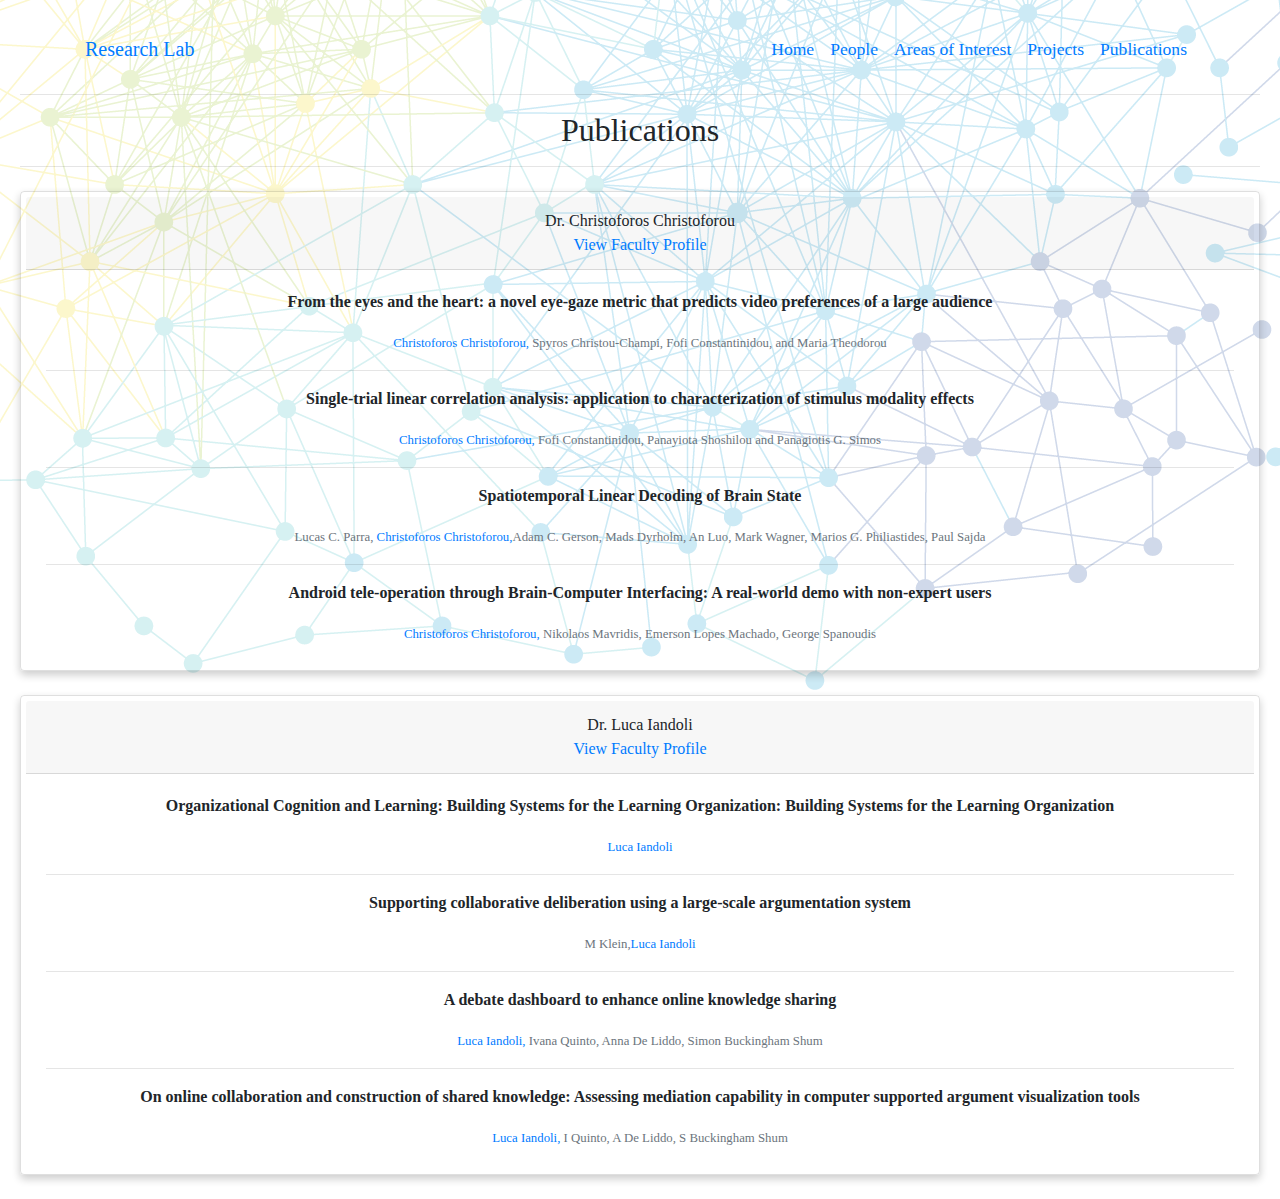
<file: publications.html>
<!DOCTYPE html>
<html>
  <head>
    <meta charset="utf-8">
    <meta name="viewport" content="width=device-width, initial-scale=1">
    <link rel="stylesheet" href="https://maxcdn.bootstrapcdn.com/bootstrap/4.3.1/css/bootstrap.min.css">
    <link rel="stylesheet" href="stylesheet.css"/>
    <script src="https://ajax.googleapis.com/ajax/libs/jquery/3.4.1/jquery.min.js"></script>
    <script src="https://cdnjs.cloudflare.com/ajax/libs/popper.js/1.14.7/umd/popper.min.js"></script>
    <script src="https://maxcdn.bootstrapcdn.com/bootstrap/4.3.1/js/bootstrap.min.js"></script>
  </head>

  <body>

    <nav class="navbar navbar-expand-sm">
      <div class="container">
        <a class="navbar-brand" href=index.html>Research Lab</a>
              <ul class="navbar-nav">
                <li class="nav-item active">
                  <a class="nav-link" href="index.html">Home
                    <span class="sr-only">(current)</span>
                  </a>
                </li>
                <li class="nav-item">
                  <a class="nav-link" href="people.html">People</a>
                </li>
                <li class="nav-item">
                  <a class="nav-link" href="interests.html">Areas of Interest</a>
                </li>
                <li class="nav-item">
                  <a class="nav-link" href="projects.html">Projects</a>
                </li>
                  <li class="nav-item">
                    <a class="nav-link" href="publications.html">Publications</a>
                  </li>
              </ul>
        </nav>

        <hr>
        <h2>Publications</h2>
        <hr>

          <div class="card card-outline-secondary my-4">
            <div class="card-header">
            Dr. Christoforos Christoforou
            <br>
            <a href="profile_one.html">View Faculty Profile</a>
            </div>
              <div class="card-body">
                <p><strong>From the eyes and the heart: a novel eye-gaze metric that predicts video preferences of a large audience</strong></p>
                <small class="text-muted"><a href="https://www.frontiersin.org/articles/10.3389/fpsyg.2015.00579/full">Christoforos Christoforou,</a> Spyros Christou-Champi, Fofi Constantinidou, and Maria Theodorou</small>
                  <hr>
                <p><strong>Single-trial linear correlation analysis: application to characterization of stimulus modality effects</strong></p>
                <small class="text-muted"><a href="https://www.frontiersin.org/articles/10.3389/fncom.2013.00015/fullChristoforos">Christoforos Christoforou,</a> Fofi Constantinidou, Panayiota Shoshilou and Panagiotis G. Simos</small>
                  <hr>
                <p><strong>Spatiotemporal Linear Decoding of Brain State</strong></p>
                <small class="text-muted">Lucas C. Parra, <a href="https://ieeexplore.ieee.org/document/4408447">Christoforos Christoforou,</a>Adam C. Gerson, Mads Dyrholm, An Luo, Mark Wagner, Marios G. Philiastides, Paul Sajda</small>
                  <hr>
                <p><strong>Android tele-operation through Brain-Computer Interfacing: A real-world demo with non-expert users</strong></p>
                <small class="text-muted"><a href="https://s3.amazonaws.com/academia.edu.documents/30565843/P14_BCIIRIS.pdf?response-content-disposition=inline%3B%20filename%3DAndroid_tele-operation_through_Brain-Com.pdf&X-Amz-Algorithm=AWS4-HMAC-SHA256&X-Amz-Credential=AKIAIWOWYYGZ2Y53UL3A%2F20191121%2Fus-east-1%2Fs3%2Faws4_request&X-Amz-Date=20191121T083606Z&X-Amz-Expires=3600&X-Amz-SignedHeaders=host&XAmzSignature=c2291094691965dfd23e5b5c1071c14493b2b81e4861497b00c90b53140ff91f">Christoforos Christoforou,</a> Nikolaos Mavridis, Emerson Lopes Machado, George Spanoudis</small>
            </div>
          </div>

            <div class="card card-outline-secondary my-4">
              <div class="card-header">
              Dr. Luca Iandoli
              <br>
              <a href="profile_two.html">View Faculty Profile</a>
              </div>
                <div class="card-body">
                  <p><strong>Organizational Cognition and Learning: Building Systems for the Learning Organization: Building Systems for the Learning Organization</strong></p>
                  <small class="text-muted"><a href="https://books.google.com/books?hl=en&lr=&id=CXC9AQAAQBAJ&oi=fnd&pg=PA1&dq=info:tMhuvj5bIZMJ:scholar.google.com&ots=yj4AfYjyqD&sig=JhlbGoBxHRThJpVslFninLPOWxA#v=onepage&q&f=false">Luca Iandoli</a></small>

                    <hr>
                  <p><strong>Supporting collaborative deliberation using a large-scale argumentation system</strong></p>
                  <small class="text-muted">M Klein,<a href="https://scholar.google.com/scholar?cluster=7626693140633576790&hl=en&oi=scholarr">Luca Iandoli</a></small>
                    <hr>
                  <p><strong>A debate dashboard to enhance online knowledge sharing</strong></p>
                  <small class="text-muted"><a href="https://www.emerald.com/insight/content/doi/10.1108/03055721211207770/full/html">Luca Iandoli,</a> Ivana Quinto, Anna De Liddo, Simon Buckingham Shum</small>
                    <hr>
                    <p><strong>On online collaboration and construction of shared knowledge: Assessing mediation capability in computer supported argument visualization tools</strong></p>
                    <small class="text-muted"><a href="https://asistdl.onlinelibrary.wiley.com/doi/abs/10.1002/asi.23481">Luca Iandoli,</a> I Quinto, A De Liddo, S Buckingham Shum</small>
              </div>
  </body>
</html>
</file>
<file: stylesheet.css>
body {
 font-family: "Lucida Sans Typewriter";
 background-image: url("images/background.png");
 background-repeat: no-repeat;
 margin: 20px;
}

.navbar {
  font-family: "Lucida Sans Typewriter";
  font-size: 110%;
  overflow:hidden;
  background-color: transparent;
}

.carousel-inner img {
  width: 100%;
  height: 100%;
  overflow: hidden;
}

.myCarousel {
  position: absolute;
  width:1190px;
  height:1080px;
  margin-bottom: 0px;
}

.people {
  font-family: "Lucida Sans Typewriter";
  padding: 30px 0 40px;
  margin-bottom: 30px;
  background-color: transparent;
  text-align: center;
  overflow: hidden;
  position: relative;
  width:150px;
  height:240px;
}

.people .avatar {
  display: inline-block;
  height: 130px;
  width: 130px;
  margin-bottom:50px;
  z-index: 1;
  position: relative;
}

.about {
  margin: 20px;
  border: dotted 10px #f98b88;
  padding: 20px;
  text-align: center;
}

.about h3{
  padding-top: 0px;
}

.news {
  border: dashed 10px #f8de7e;
  margin: 5px;
}

.success_container {
  margin: 20px;
}

* {
  box-sizing: border-box;
}

h2{
  text-align:center;
  font-color: #000080;
}

h3 {
  text-align:center;
  padding: 30px;
}

.card-group{
  margin-bottom: 30px;
  margin-left: 30px;
  margin-right: 30px;
}

.column {
  float: left;
  width: 25%;
  padding: 0 10px;
}

.container-fluid {
  margin-top: 30px;
}

.row {
  margin: 0 -5px;
}

.row:after {
  content: "";
  display: table;
  clear: both;
}

/* Responsive columns */
@media screen and (max-width: 600px) {
  .column {
    width: 100%;
    display: block;
    margin-bottom: 20px;
  }
}
.faculty {
  margin: 20px;
}

.card {
  box-shadow: 0 4px 8px 0 rgba(0, 0, 0, 0.2);
  padding: 5px;
  text-align: center;
  background-color: transparent;
}

.projectsContainer{
  padding-top: 20px;
  margin: 10px;
}

.down {
  transform: rotate(-135deg);
    -webkit-transform: rotate(45deg);
}

arrow {
  border: solid blue;
  border-width: 0 3px 3px 0;
  display: inline-block;
  padding: 3px;
}
</file>
